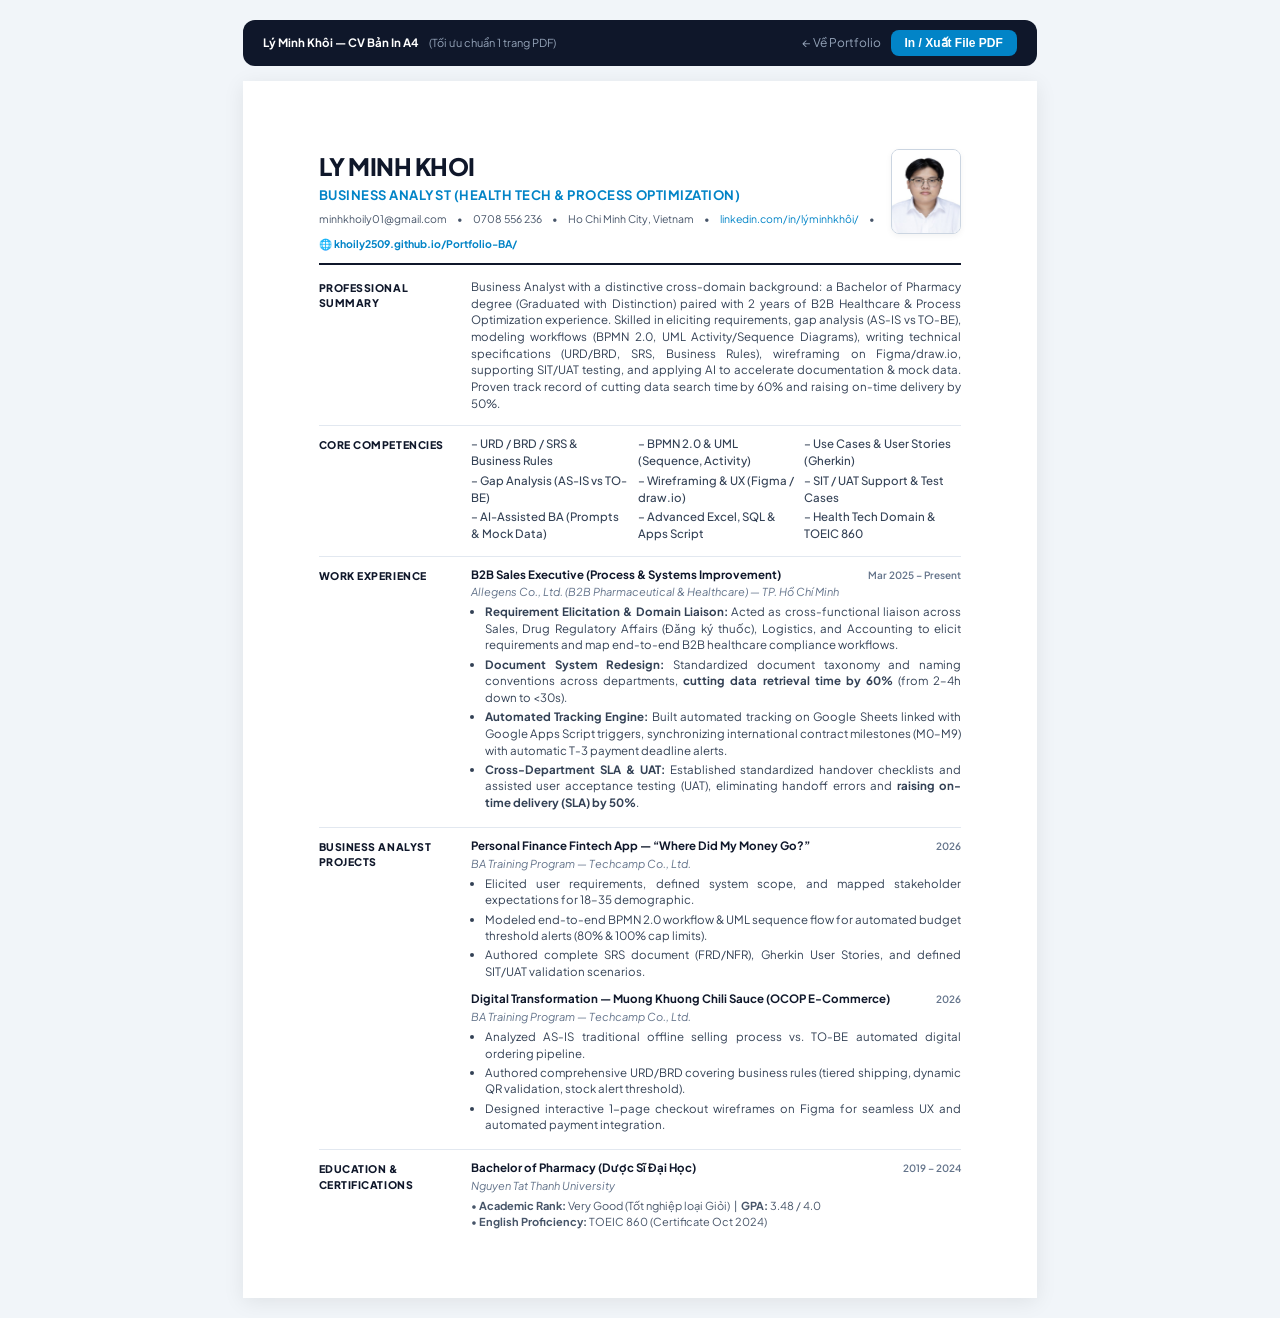
<file: cv.html>
<!DOCTYPE html>
<html lang="vi">
<head>
  <meta charset="UTF-8">
  <meta name="viewport" content="width=device-width, initial-scale=1.0">
  <title>CV Lý Minh Khôi - Fresher/Junior Business Analyst</title>
  <link rel="preconnect" href="https://fonts.googleapis.com">
  <link rel="preconnect" href="https://fonts.gstatic.com" crossorigin>
  <link href="https://fonts.googleapis.com/css2?family=Plus+Jakarta+Sans:wght@400;500;600;700;800&display=swap" rel="stylesheet">
  <style>
    * {
      box-sizing: border-box;
      margin: 0;
      padding: 0;
    }
    body {
      font-family: 'Plus Jakarta Sans', -apple-system, BlinkMacSystemFont, 'Segoe UI', Roboto, sans-serif;
      background-color: #f1f5f9;
      color: #1e293b;
      line-height: 1.45;
      font-size: 11.5px;
      padding: 20px 0;
    }
    .page {
      background: #ffffff;
      width: 210mm;
      min-height: 297mm;
      margin: 0 auto;
      padding: 18mm 20mm;
      box-shadow: 0 4px 20px rgba(0, 0, 0, 0.08);
      position: relative;
    }
    @media print {
      body {
        background: transparent;
        padding: 0;
      }
      .page {
        width: 100%;
        margin: 0;
        padding: 12mm 15mm;
        box-shadow: none;
      }
      .no-print {
        display: none !important;
      }
    }
    .header {
      display: flex;
      justify-content: space-between;
      align-items: flex-start;
      border-bottom: 2px solid #0f172a;
      padding-bottom: 12px;
      margin-bottom: 14px;
    }
    .name-title h1 {
      font-size: 24px;
      font-weight: 800;
      letter-spacing: -0.02em;
      color: #0f172a;
      text-transform: uppercase;
      margin-bottom: 2px;
    }
    .name-title .job-title {
      font-size: 13px;
      font-weight: 700;
      color: #0284c7;
      text-transform: uppercase;
      letter-spacing: 0.04em;
    }
    .contact-line {
      margin-top: 6px;
      font-size: 10.5px;
      color: #475569;
      display: flex;
      flex-wrap: wrap;
      gap: 10px;
    }
    .contact-line a {
      color: #0284c7;
      text-decoration: none;
    }
    .avatar-box {
      width: 70px;
      height: 85px;
      border-radius: 8px;
      overflow: hidden;
      border: 1px solid #cbd5e1;
      flex-shrink: 0;
      box-shadow: 0 2px 6px rgba(0,0,0,0.05);
    }
    .avatar-box img {
      width: 100%;
      height: 100%;
      object-cover: cover;
    }
    .section {
      display: grid;
      grid-template-columns: 140px 1fr;
      gap: 12px;
      margin-bottom: 13px;
      align-items: start;
    }
    .section-title {
      font-size: 10.5px;
      font-weight: 800;
      color: #0f172a;
      text-transform: uppercase;
      letter-spacing: 0.05em;
      padding-top: 1px;
    }
    .section-content {
      color: #334155;
    }
    .summary-text {
      text-align: justify;
      color: #334155;
    }
    .competencies-grid {
      display: grid;
      grid-template-columns: repeat(3, 1fr);
      gap: 3px 10px;
      font-weight: 500;
    }
    .job-header {
      display: flex;
      justify-content: space-between;
      align-items: baseline;
      margin-bottom: 1px;
    }
    .job-title-company {
      font-weight: 700;
      color: #0f172a;
    }
    .job-company-name {
      font-style: italic;
      color: #64748b;
      margin-bottom: 4px;
      font-size: 11px;
    }
    .job-date {
      font-size: 10px;
      color: #64748b;
      font-weight: 600;
    }
    ul.bullet-list {
      list-style-type: disc;
      padding-left: 14px;
      margin-top: 3px;
      space-y: 2px;
    }
    ul.bullet-list li {
      margin-bottom: 2.5px;
      text-align: justify;
    }
    .divider {
      border: 0;
      border-top: 1px solid #e2e8f0;
      margin: 10px 0;
    }
    .print-bar {
      max-width: 210mm;
      margin: 0 auto 15px auto;
      display: flex;
      justify-content: space-between;
      align-items: center;
      background: #0f172a;
      color: #ffffff;
      padding: 10px 20px;
      border-radius: 12px;
    }
    .btn-print {
      background: #0284c7;
      color: #ffffff;
      border: none;
      padding: 6px 14px;
      border-radius: 8px;
      font-weight: 600;
      font-size: 12px;
      cursor: pointer;
    }
    .btn-print:hover {
      background: #0369a1;
    }
  </style>
</head>
<body>

  <!-- Print Toolbar -->
  <div class="print-bar no-print">
    <div>
      <strong>Lý Minh Khôi — CV Bản In A4</strong>
      <span style="font-size: 11px; color: #94a3b8; margin-left: 8px;">(Tối ưu chuẩn 1 trang PDF)</span>
    </div>
    <div style="display: flex; gap: 10px; align-items: center;">
      <a href="index.html" style="color: #94a3b8; text-decoration: none; font-size: 12px;">← Về Portfolio</a>
      <button class="btn-print" onclick="window.print()">In / Xuất File PDF</button>
    </div>
  </div>

  <!-- A4 Page Container -->
  <div class="page">
    
    <!-- Header -->
    <div class="header">
      <div class="name-title">
        <h1>LY MINH KHOI</h1>
        <div class="job-title">Business Analyst (Health Tech & Process Optimization)</div>
        <div class="contact-line">
          <span>minhkhoily01@gmail.com</span>
          <span>•</span>
          <span>0708 556 236</span>
          <span>•</span>
          <span>Ho Chi Minh City, Vietnam</span>
          <span>•</span>
          <a href="https://www.linkedin.com/in/l%C3%BDminhkh%C3%B4i/" target="_blank">linkedin.com/in/lýminhkhôi/</a>
          <span>•</span>
          <a href="https://khoily2509.github.io/Portfolio-BA/" target="_blank" style="font-weight: 700; color: #0284c7;">🌐 khoily2509.github.io/Portfolio-BA/</a>
        </div>
      </div>
      <div class="avatar-box">
        <img src="assets/images/avatar.jpg" onerror="this.src='assets/images/avatar.svg'" alt="Lý Minh Khôi">
      </div>
    </div>

    <!-- Section 1: Professional Summary -->
    <div class="section">
      <div class="section-title">PROFESSIONAL SUMMARY</div>
      <div class="section-content summary-text">
        Business Analyst with a distinctive cross-domain background: a Bachelor of Pharmacy degree (Graduated with Distinction) paired with 2 years of B2B Healthcare & Process Optimization experience. Skilled in eliciting requirements, gap analysis (AS-IS vs TO-BE), modeling workflows (BPMN 2.0, UML Activity/Sequence Diagrams), writing technical specifications (URD/BRD, SRS, Business Rules), wireframing on Figma/draw.io, supporting SIT/UAT testing, and applying AI to accelerate documentation & mock data. Proven track record of cutting data search time by 60% and raising on-time delivery by 50%.
      </div>
    </div>

    <hr class="divider">

    <!-- Section 2: Core Competencies -->
    <div class="section">
      <div class="section-title">CORE COMPETENCIES</div>
      <div class="section-content">
        <div class="competencies-grid">
          <div>– URD / BRD / SRS & Business Rules</div>
          <div>– BPMN 2.0 & UML (Sequence, Activity)</div>
          <div>– Use Cases & User Stories (Gherkin)</div>
          <div>– Gap Analysis (AS-IS vs TO-BE)</div>
          <div>– Wireframing & UX (Figma / draw.io)</div>
          <div>– SIT / UAT Support & Test Cases</div>
          <div>– AI-Assisted BA (Prompts & Mock Data)</div>
          <div>– Advanced Excel, SQL & Apps Script</div>
          <div>– Health Tech Domain & TOEIC 860</div>
        </div>
      </div>
    </div>

    <hr class="divider">

    <!-- Section 3: Work Experience -->
    <div class="section">
      <div class="section-title">WORK EXPERIENCE</div>
      <div class="section-content">
        <div class="job-header">
          <span class="job-title-company">B2B Sales Executive (Process & Systems Improvement)</span>
          <span class="job-date">Mar 2025 – Present</span>
        </div>
        <div class="job-company-name">Allegens Co., Ltd. (B2B Pharmaceutical & Healthcare) — TP. Hồ Chí Minh</div>
        <ul class="bullet-list">
          <li><strong>Requirement Elicitation & Domain Liaison:</strong> Acted as cross-functional liaison across Sales, Drug Regulatory Affairs (Đăng ký thuốc), Logistics, and Accounting to elicit requirements and map end-to-end B2B healthcare compliance workflows.</li>
          <li><strong>Document System Redesign:</strong> Standardized document taxonomy and naming conventions across departments, <strong>cutting data retrieval time by 60%</strong> (from 2–4h down to <30s).</li>
          <li><strong>Automated Tracking Engine:</strong> Built automated tracking on Google Sheets linked with Google Apps Script triggers, synchronizing international contract milestones (M0–M9) with automatic T-3 payment deadline alerts.</li>
          <li><strong>Cross-Department SLA & UAT:</strong> Established standardized handover checklists and assisted user acceptance testing (UAT), eliminating handoff errors and <strong>raising on-time delivery (SLA) by 50%</strong>.</li>
        </ul>
      </div>
    </div>

    <hr class="divider">

    <!-- Section 4: BA Projects -->
    <div class="section">
      <div class="section-title">BUSINESS ANALYST PROJECTS</div>
      <div class="section-content" style="display: flex; flex-direction: column; gap: 8px;">
        
        <div>
          <div class="job-header">
            <span class="job-title-company">Personal Finance Fintech App — “Where Did My Money Go?”</span>
            <span class="job-date">2026</span>
          </div>
          <div class="job-company-name">BA Training Program — Techcamp Co., Ltd.</div>
          <ul class="bullet-list">
            <li>Elicited user requirements, defined system scope, and mapped stakeholder expectations for 18–35 demographic.</li>
            <li>Modeled end-to-end BPMN 2.0 workflow & UML sequence flow for automated budget threshold alerts (80% & 100% cap limits).</li>
            <li>Authored complete SRS document (FRD/NFR), Gherkin User Stories, and defined SIT/UAT validation scenarios.</li>
          </ul>
        </div>

        <div>
          <div class="job-header">
            <span class="job-title-company">Digital Transformation — Muong Khuong Chili Sauce (OCOP E-Commerce)</span>
            <span class="job-date">2026</span>
          </div>
          <div class="job-company-name">BA Training Program — Techcamp Co., Ltd.</div>
          <ul class="bullet-list">
            <li>Analyzed AS-IS traditional offline selling process vs. TO-BE automated digital ordering pipeline.</li>
            <li>Authored comprehensive URD/BRD covering business rules (tiered shipping, dynamic QR validation, stock alert threshold).</li>
            <li>Designed interactive 1-page checkout wireframes on Figma for seamless UX and automated payment integration.</li>
          </ul>
        </div>

      </div>
    </div>

    <hr class="divider">

    <!-- Section 5: Education & Certifications -->
    <div class="section" style="margin-bottom: 0;">
      <div class="section-title">EDUCATION & CERTIFICATIONS</div>
      <div class="section-content">
        <div class="job-header">
          <span class="job-title-company">Bachelor of Pharmacy (Dược Sĩ Đại Học)</span>
          <span class="job-date">2019 – 2024</span>
        </div>
        <div class="job-company-name">Nguyen Tat Thanh University</div>
        <div style="font-size: 11px; color: #475569; margin-top: 1px;">
          • <strong>Academic Rank:</strong> Very Good (Tốt nghiệp loại Giỏi) &nbsp;|&nbsp; <strong>GPA:</strong> 3.48 / 4.0<br>
          • <strong>English Proficiency:</strong> TOEIC 860 (Certificate Oct 2024)
        </div>
      </div>
    </div>

  </div>

</body>
</html>
</file>
